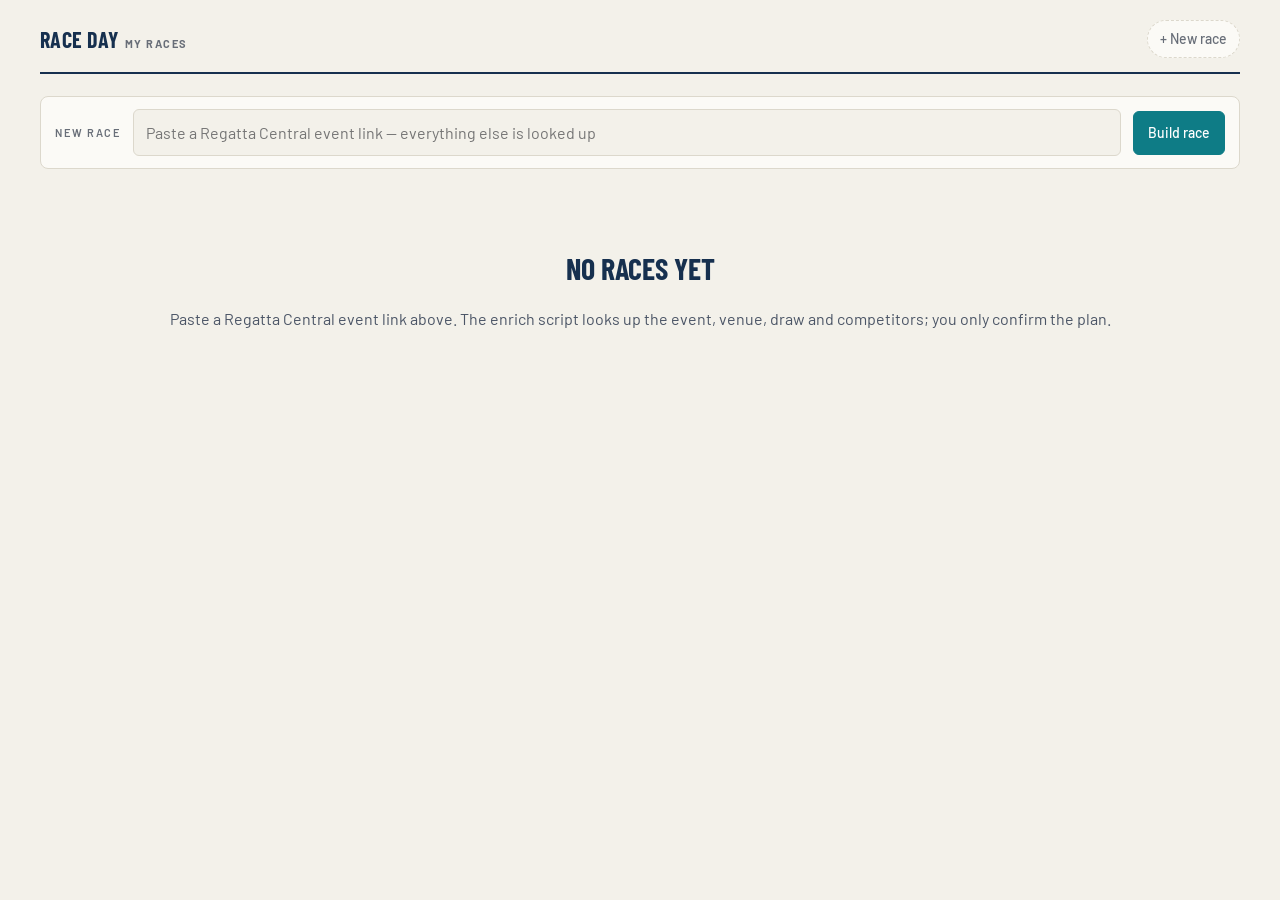
<file: index.html>
<!doctype html>
<html lang="en">
  <head>
    <meta charset="utf-8" />
    <meta name="viewport" content="width=device-width, initial-scale=1" />
    <meta name="robots" content="noindex, nofollow" />
    <meta name="color-scheme" content="light dark" />
    <meta name="description" content="Race-day countdown, plan and kit list." />
    <title>Race Day — my races</title>
    <link rel="preconnect" href="https://fonts.googleapis.com" />
    <link rel="preconnect" href="https://fonts.gstatic.com" crossorigin />
    <link
      rel="stylesheet"
      href="https://fonts.googleapis.com/css2?family=Barlow+Condensed:wght@600;700&family=Barlow:wght@400;500;600;700&family=IBM+Plex+Mono:wght@500&display=swap"
    />
    <link rel="stylesheet" href="/styles.css" />
  </head>
  <body class="mode-owner">
    <div class="wrap" id="app"></div>
    <script type="module" src="/src/owner.mjs"></script>
  </body>
</html>
</file>
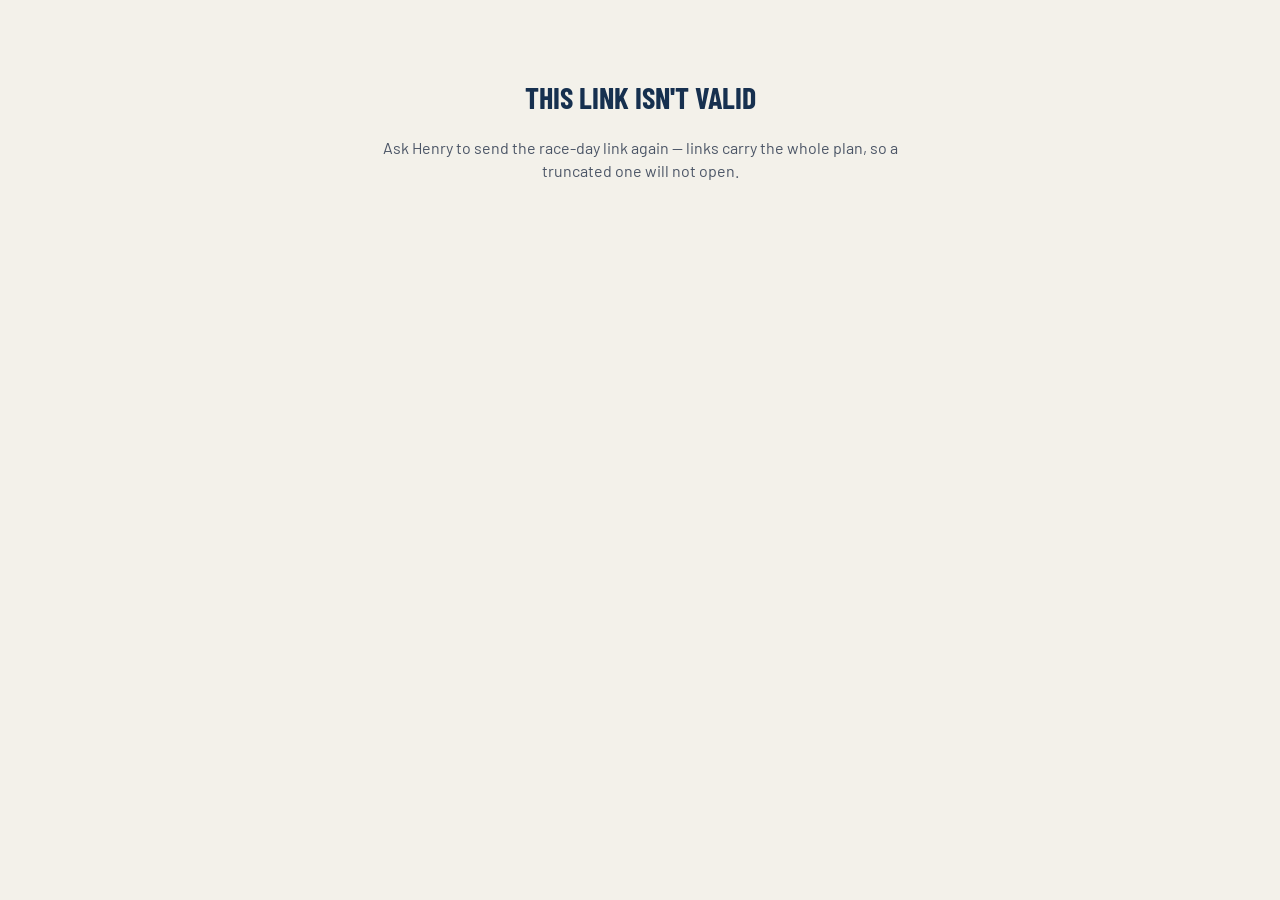
<file: r/index.html>
<!doctype html>
<html lang="en">
  <head>
    <meta charset="utf-8" />
    <meta name="viewport" content="width=device-width, initial-scale=1" />
    <meta name="robots" content="noindex, nofollow" />
    <meta name="color-scheme" content="light dark" />
    <meta name="description" content="Race-day countdown, plan and kit list." />
    <title>Race Day</title>
    <link rel="preconnect" href="https://fonts.googleapis.com" />
    <link rel="preconnect" href="https://fonts.gstatic.com" crossorigin />
    <link
      rel="stylesheet"
      href="https://fonts.googleapis.com/css2?family=Barlow+Condensed:wght@600;700&family=Barlow:wght@400;500;600;700&family=IBM+Plex+Mono:wght@500&display=swap"
    />
    <link rel="stylesheet" href="/styles.css" />
  </head>
  <body class="mode-crew">
    <div class="wrap" id="app"></div>
    <script type="module" src="/src/crew.mjs"></script>
  </body>
</html>
</file>
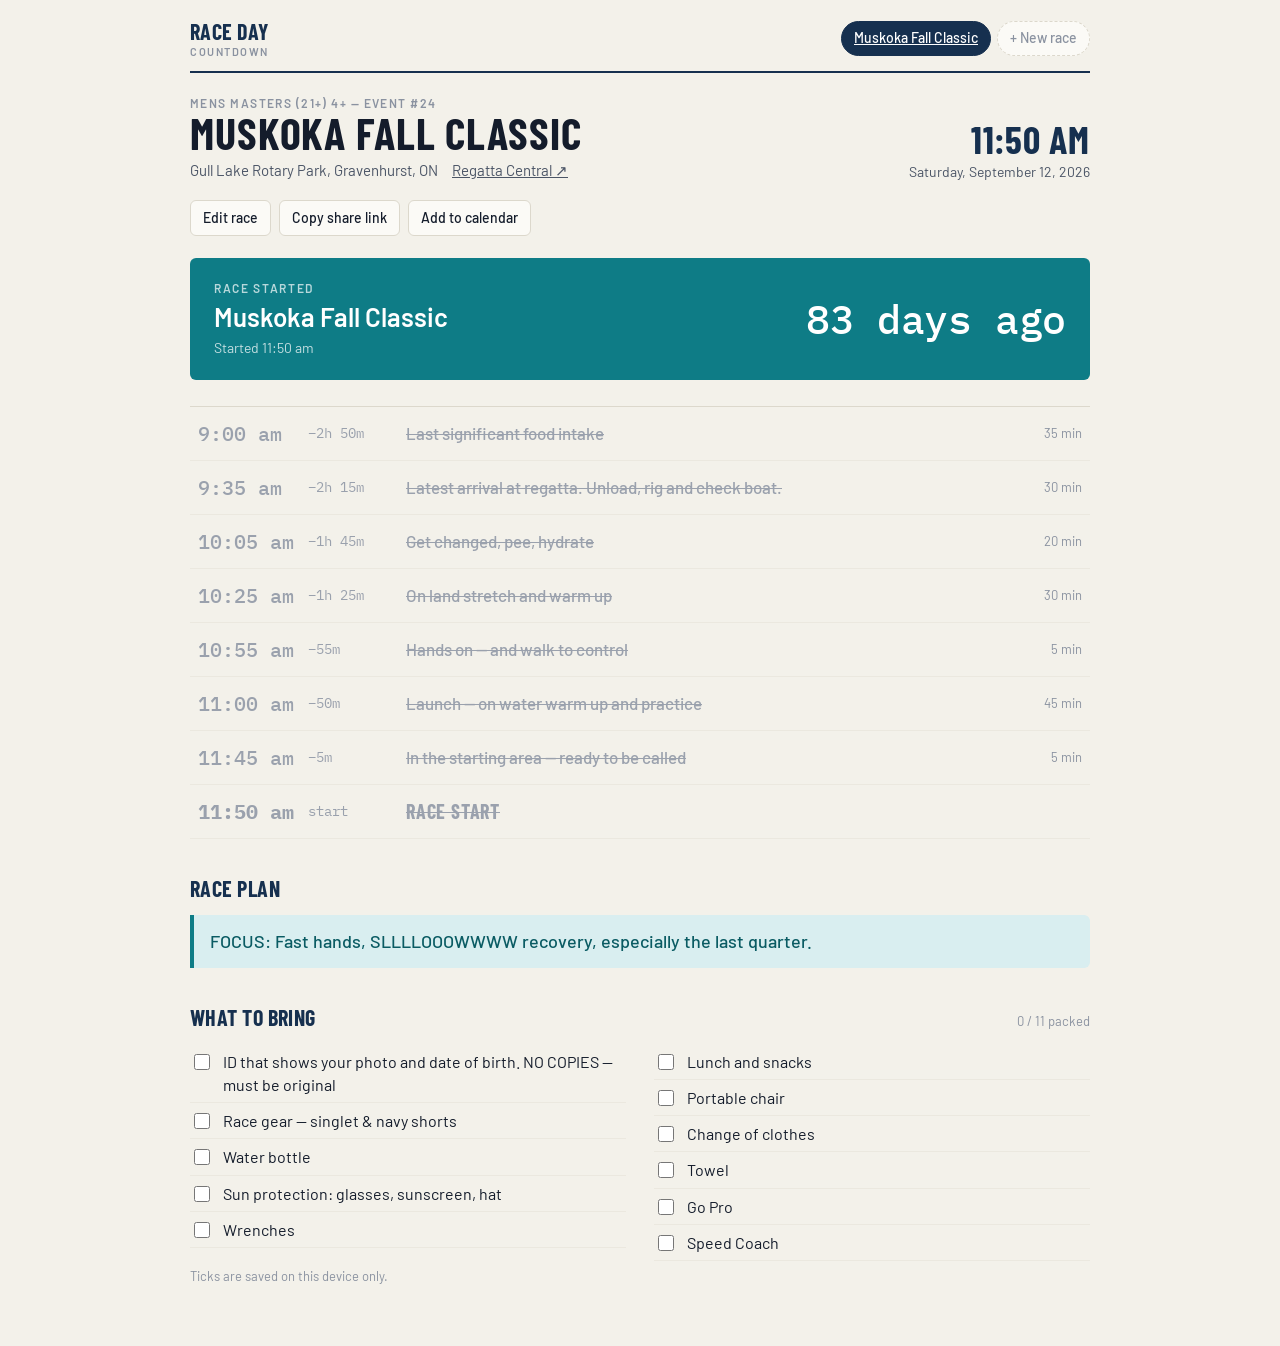
<file: reference/index.html>
<!doctype html>
<html lang="en">
<head>
<meta charset="utf-8">
<meta name="viewport" content="width=device-width, initial-scale=1">
<meta name="robots" content="noindex">
<title>Race Day Countdown</title>
<link rel="stylesheet" href="https://fonts.googleapis.com/css2?family=Barlow+Condensed:wght@500;600;700&family=Barlow:wght@400;500;600&family=IBM+Plex+Mono:wght@400;500&display=swap">
<link rel="stylesheet" href="styles.css">
</head>
<body>
<div id="app" class="wrap"></div>
<div id="toast" class="toast" role="status"></div>
<script id="state" type="application/json">{"races":[{"id":"muskoka-fall-classic-2026","name":"Muskoka Fall Classic","event":"Mens Masters (21+) 4+ — Event #24","venue":"Gull Lake Rotary Park, Gravenhurst, ON","raceAt":"2026-09-12T11:50","link":"https://www.regattacentral.com/v3/regatta/10552/event/14/competitors","preceding":"","focus":"FOCUS: Fast hands, SLLLLOOOWWWW recovery, especially the last quarter.","milestones":[{"label":"Last significant food intake","mins":35},{"label":"Latest arrival at regatta. Unload, rig and check boat.","mins":30},{"label":"Get changed, pee, hydrate","mins":20},{"label":"On land stretch and warm up","mins":30},{"label":"Hands on — and walk to control","mins":5},{"label":"Launch — on water warm up and practice","mins":45},{"label":"In the starting area — ready to be called","mins":5}],"bring":["ID that shows your photo and date of birth. NO COPIES — must be original","Race gear — singlet & navy shorts","Water bottle","Sun protection: glasses, sunscreen, hat","Wrenches","Lunch and snacks","Portable chair","Change of clothes","Towel","Go Pro","Speed Coach"]}],"template":{"milestones":[{"label":"Last significant food intake","mins":35},{"label":"Latest arrival at regatta. Unload, rig and check boat.","mins":30},{"label":"Get changed, pee, hydrate","mins":20},{"label":"On land stretch and warm up","mins":30},{"label":"Hands on — and walk to control","mins":5},{"label":"Launch — on water warm up and practice","mins":45},{"label":"In the starting area — ready to be called","mins":5}],"bring":["ID that shows your photo and date of birth. NO COPIES — must be original","Race gear — singlet & navy shorts","Water bottle","Sun protection: glasses, sunscreen, hat","Wrenches","Lunch and snacks","Portable chair","Change of clothes","Towel","Go Pro","Speed Coach"]}}</script>
<script src="app.js"></script>
</body>
</html>
</file>
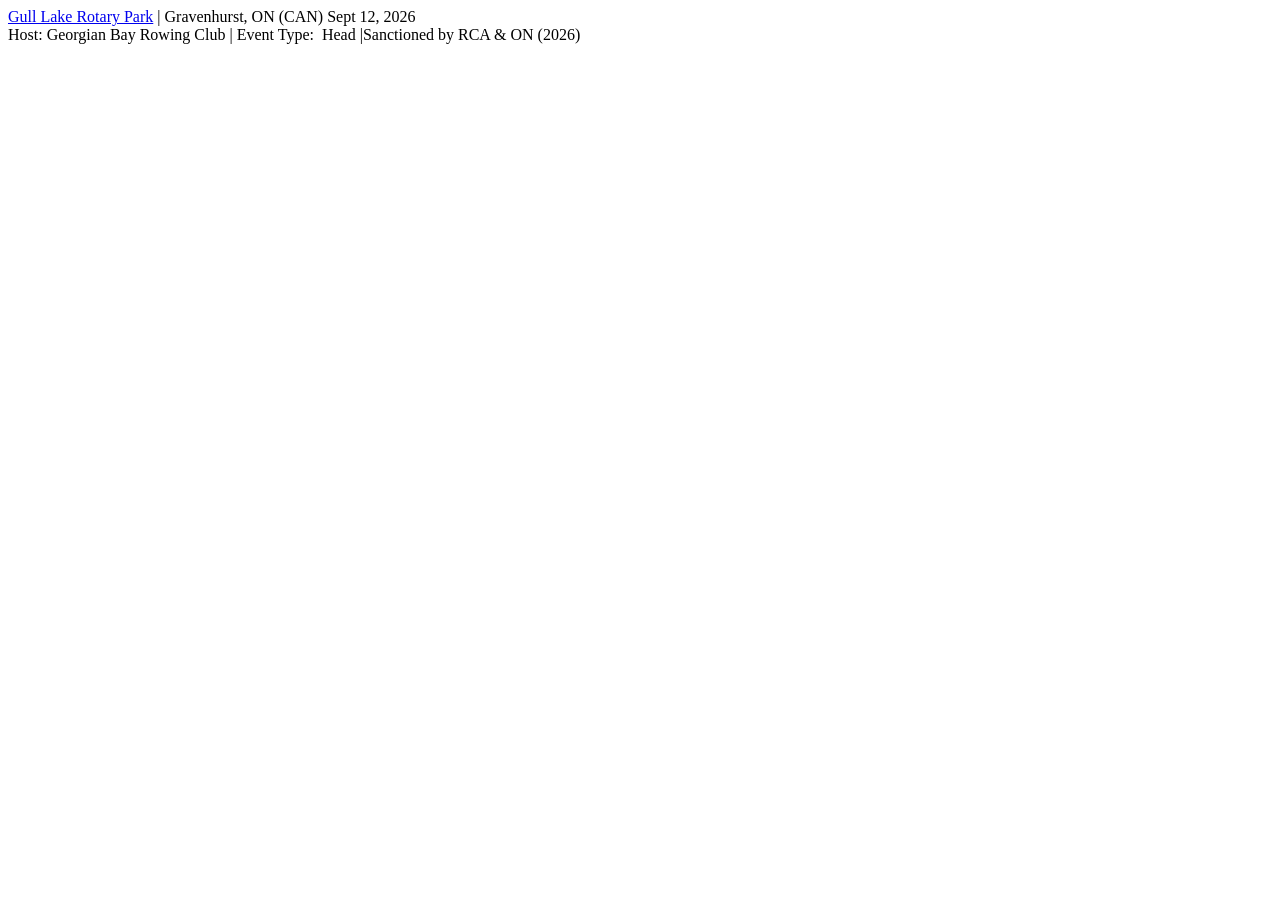
<file: test/fixtures/rc/overview.html>
<!doctype html><html><head><title>Muskoka Fall Classic | Overview - RegattaCentral</title></head><body><div class="rc-meta-container">
<div class="rc-regatta-meta mb-0">
<!-- Location/Venue: jobs.location, or resolved venue title when location blank -->
<span class="venue-name d-none d-lg-inline">
<span>
<a href="/venues/venue.jsp?venue_id=435">Gull Lake Rotary Park</a>
</span>
</span>
<span class="mx-1 text-muted d-none d-lg-inline">|</span>
<!-- City, State -->
<span class="d-none d-lg-inline" itemprop="location">
<span>Gravenhurst</span>,
<span> <span>ON</span></span>
(<span>CAN</span>)
</span>
<!-- Regatta Date -->
<span class="fw-bold">
<span itemprop="startDate">Sept 12, 2026</span>
</span>
</div>
<div class="rc-host-info">
<span class="rc-host-name">Host:&nbsp;<span>Georgian Bay Rowing Club</span></span>
<span class="d-none d-lg-inline">
<span class="mx-1 text-muted rc-host-separator">|</span>
Event Type:&nbsp; <span>Head</span>
</span>
<span class="d-none d-xl-inline mx-1 text-muted">|</span><span class="d-none d-xl-inline">Sanctioned by RCA &amp; ON (2026)</span>
</div>
</div></body></html>
</file>
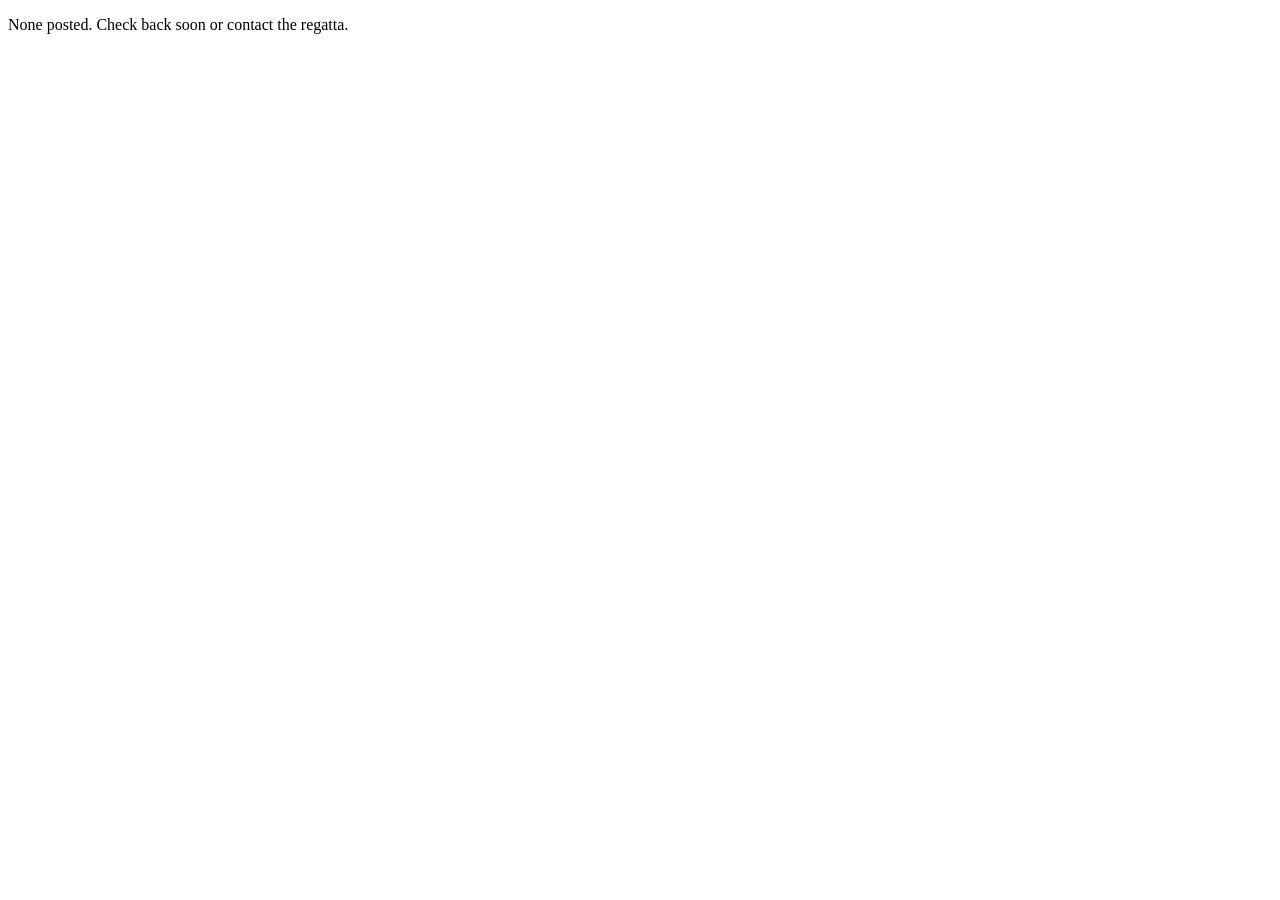
<file: test/fixtures/rc/results-list-9048.html>
<!doctype html><html><head><title>Muskoka Fall Classic | Results - RegattaCentral</title></head>
<body><div class="rc-main"><p>None posted. Check back soon or contact the regatta.</p></div></body></html>
</file>
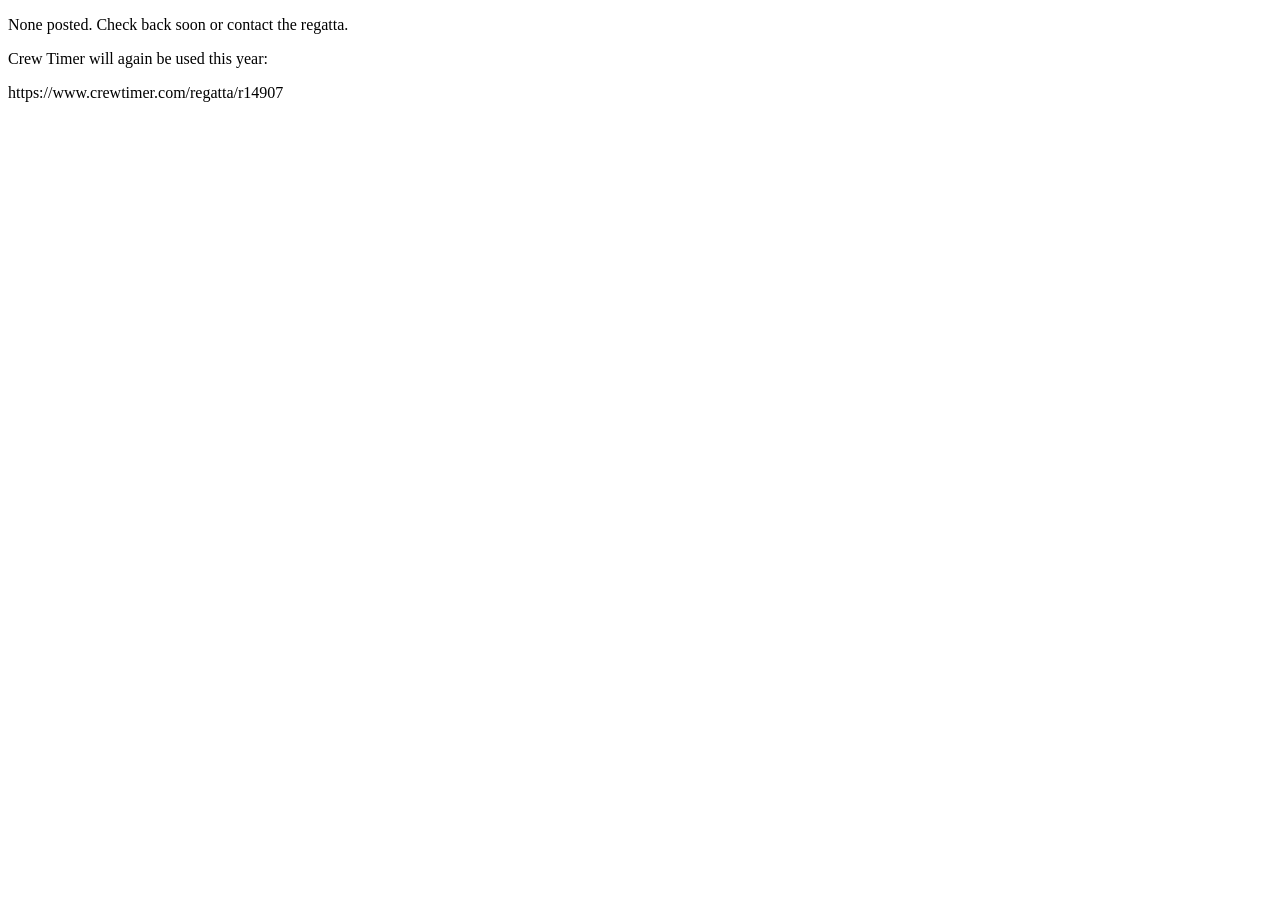
<file: test/fixtures/rc/results-list-9916.html>
<!doctype html><html><head><title>Muskoka Fall Classic | Results - RegattaCentral</title></head>
<body><div class="rc-main"><p>None posted. Check back soon or contact the regatta.</p>
<p>Crew Timer will again be used this year:</p>
<p>https://www.crewtimer.com/regatta/r14907</p></div></body></html>
</file>
<file: styles.css>
/* Race Day — one stylesheet for the crew view and the owner view.
   Palette and tokens from reference/styles.css; hierarchy from design/. */

:root {
  --bg: #f3f1ea;
  --panel: #fbfaf6;
  --ink: #141c2b;
  --ink-2: #4b5566;
  --ink-3: #686e78;
  --line: #dcd8cc;
  --line-2: #ebe8df;
  --navy: #16304f;
  --navy-ink: #ffffff;
  --accent: #0e7c86;
  --accent-soft: #d9eef0;
  --accent-ink: #0a5b63;
  --now: #b14a19;
  --now-soft: #fbe6da;
  --done: #686e78;
  --danger: #b3261e;
  /* Ink that sits on a filled accent/now surface — it flips with the theme,
     because those fills are dark in light mode and light in dark mode. */
  --on-accent: #ffffff;
  --on-now: #ffffff;

  /* The clock block is a dark panel in both themes, so it gets its own
     tokens rather than inheriting the inverting --navy pair. */
  --clock-bg: #16304f;
  --clock-ink: #ffffff;
  --clock-dim: rgba(255, 255, 255, 0.7);
  --clock-faint: rgba(255, 255, 255, 0.45);
  --clock-rule: rgba(255, 255, 255, 0.14);
  --clock-accent: #f08a55;
  --clock-racing: #0e7c86;

  --radius: 6px;
  --radius-lg: 8px;
  color-scheme: light;
}

@media (prefers-color-scheme: dark) {
  :root:not([data-theme='light']) {
    --bg: #0f1622;
    --panel: #161f2e;
    --ink: #eef0f3;
    --ink-2: #b4bcc9;
    --ink-3: #868f9e;
    --line: #2b3547;
    --line-2: #222b3b;
    --navy: #e6edf7;
    --navy-ink: #0f1622;
    --accent: #4fc0c9;
    --accent-soft: #12343a;
    --accent-ink: #8fdde3;
    --now: #f08a55;
    --now-soft: #3a2416;
    --done: #868f9e;
    --danger: #ff7b72;
    --on-accent: #0f1622;
    --on-now: #0f1622;

    --clock-bg: #14243a;
    --clock-ink: #f2f6fc;
    --clock-dim: rgba(242, 246, 252, 0.72);
    --clock-faint: rgba(242, 246, 252, 0.48);
    --clock-rule: rgba(242, 246, 252, 0.16);
    --clock-accent: #f6a26f;
    --clock-racing: #0c6b74;
    color-scheme: dark;
  }
}

:root[data-theme='dark'] {
  --bg: #0f1622;
  --panel: #161f2e;
  --ink: #eef0f3;
  --ink-2: #b4bcc9;
  --ink-3: #868f9e;
  --line: #2b3547;
  --line-2: #222b3b;
  --navy: #e6edf7;
  --navy-ink: #0f1622;
  --accent: #4fc0c9;
  --accent-soft: #12343a;
  --accent-ink: #8fdde3;
  --now: #f08a55;
  --now-soft: #3a2416;
  --done: #868f9e;
  --danger: #ff7b72;
  --on-accent: #0f1622;
  --on-now: #0f1622;

  --clock-bg: #14243a;
  --clock-ink: #f2f6fc;
  --clock-dim: rgba(242, 246, 252, 0.72);
  --clock-faint: rgba(242, 246, 252, 0.48);
  --clock-rule: rgba(242, 246, 252, 0.16);
  --clock-accent: #f6a26f;
  --clock-racing: #0c6b74;
  color-scheme: dark;
}

* {
  box-sizing: border-box;
}
html,
body {
  margin: 0;
}
[hidden] {
  display: none !important;
}

body {
  background: var(--bg);
  color: var(--ink);
  font-family: 'Barlow', 'Helvetica Neue', Arial, sans-serif;
  font-size: 16px;
  line-height: 1.45;
  -webkit-font-smoothing: antialiased;
  -webkit-text-size-adjust: 100%;
}

button,
input,
textarea,
select {
  font: inherit;
  color: inherit;
}
button {
  cursor: pointer;
}
a {
  color: var(--accent-ink);
}

.wrap {
  padding: 20px 16px 40px;
}
.mode-owner .wrap {
  max-width: 1240px;
  margin: 0 auto;
  padding: 20px 20px 56px;
}

.mono {
  font-family: 'IBM Plex Mono', ui-monospace, Menlo, Consolas, monospace;
  font-variant-numeric: tabular-nums;
}
.disp {
  font-family: 'Barlow Condensed', 'Arial Narrow', Arial, sans-serif;
  text-transform: uppercase;
  letter-spacing: 0.02em;
}
.cap {
  font-size: 11px;
  letter-spacing: 0.14em;
  text-transform: uppercase;
  font-weight: 600;
  color: var(--ink-3);
}
.sr {
  position: absolute;
  width: 1px;
  height: 1px;
  overflow: hidden;
  clip: rect(0 0 0 0);
  white-space: nowrap;
}

:focus-visible {
  outline: 2px solid var(--accent);
  outline-offset: 2px;
  border-radius: 3px;
}

/* --------------------------------------------------------------- owner bar */

.bar {
  display: flex;
  align-items: center;
  justify-content: space-between;
  gap: 16px;
  flex-wrap: wrap;
  padding-bottom: 14px;
  border-bottom: 2px solid var(--navy);
  margin-bottom: 22px;
}
.bar .brand {
  font-size: 22px;
  font-weight: 700;
  color: var(--navy);
  line-height: 1;
}
.bar .brand span {
  font-family: 'Barlow', sans-serif;
  font-size: 11px;
  letter-spacing: 0.14em;
  color: var(--ink-3);
  margin-left: 6px;
  text-transform: uppercase;
}
.pills {
  display: flex;
  gap: 6px;
  flex-wrap: wrap;
}
.pill {
  font-size: 14px;
  font-weight: 500;
  padding: 8px 12px;
  border-radius: 999px;
  background: var(--panel);
  border: 1px solid var(--line);
  color: var(--ink-2);
  text-decoration: none;
}
.pill[aria-current='true'] {
  background: var(--navy);
  border-color: var(--navy);
  color: var(--navy-ink);
}
.pill.add {
  border-style: dashed;
  color: var(--ink-3);
}

.btn {
  font-size: 14px;
  font-weight: 500;
  border: 1px solid var(--line);
  background: var(--panel);
  color: var(--ink);
  padding: 10px 14px;
  border-radius: var(--radius);
  text-decoration: none;
  display: inline-flex;
  align-items: center;
  gap: 6px;
  min-height: 44px;
  justify-content: center;
}
.btn.primary {
  background: var(--accent);
  border-color: var(--accent);
  color: var(--on-accent);
}
.btn.navy {
  background: var(--navy);
  border-color: var(--navy);
  color: var(--navy-ink);
}
.btn.danger {
  color: var(--danger);
}
.btn.small {
  min-height: 0;
  padding: 6px 10px;
  font-size: 13px;
}

/* new race from an RC link */
.newrace {
  display: flex;
  align-items: center;
  gap: 12px;
  flex-wrap: wrap;
  background: var(--panel);
  border: 1px solid var(--line);
  border-radius: var(--radius-lg);
  padding: 12px 14px;
  margin-bottom: 22px;
}
.newrace .cap {
  white-space: nowrap;
}
.newrace input {
  flex: 1 1 260px;
  min-width: 0;
  border: 1px solid var(--line);
  border-radius: var(--radius);
  padding: 11px 12px;
  background: var(--bg);
}
.callout {
  background: var(--panel);
  border: 1px solid var(--line);
  border-left: 4px solid var(--accent);
  border-radius: var(--radius);
  padding: 12px 14px;
  margin-bottom: 22px;
  font-size: 14px;
  color: var(--ink-2);
}
.callout p {
  margin: 0 0 8px;
}
.callout p:last-child {
  margin-bottom: 0;
}
.callout code,
.cmd {
  font-family: 'IBM Plex Mono', ui-monospace, Menlo, Consolas, monospace;
  font-size: 13px;
}
.cmd {
  display: block;
  width: 100%;
  background: var(--bg);
  border: 1px solid var(--line);
  border-radius: var(--radius);
  padding: 10px 12px;
  margin: 8px 0;
  overflow-x: auto;
  white-space: pre;
  color: var(--ink);
}

/* --------------------------------------------------------------- identity */

.identity {
  display: flex;
  flex-direction: column;
  gap: 6px;
}
.identity .when {
  color: var(--ink-3);
}
.identity h1 {
  font-family: 'Barlow Condensed', 'Arial Narrow', Arial, sans-serif;
  text-transform: uppercase;
  letter-spacing: 0.02em;
  font-size: 40px;
  line-height: 0.95;
  font-weight: 700;
  color: var(--navy);
  margin: 0;
  text-wrap: balance;
}
.identity .regatta {
  font-size: 16px;
  font-weight: 500;
  color: var(--ink-2);
}
.identity .venue {
  display: flex;
  align-items: center;
  gap: 8px;
  flex-wrap: wrap;
  margin-top: 4px;
  font-size: 14px;
  color: var(--ink-2);
}
.identity .venue svg {
  flex: none;
}
/* Small links in the identity block still need a thumb-sized hit area; the
   negative margin keeps the line looking as tight as the mockup. */
.identity .venue a,
.owner-links a {
  font-weight: 600;
  text-decoration: none;
  border-bottom: 1px solid var(--accent);
  color: var(--accent-ink);
  display: inline-block;
  padding: 11px 6px;
  margin: -11px -2px;
}
.owner-links {
  display: flex;
  gap: 16px;
  flex-wrap: wrap;
  font-size: 14px;
  margin-top: 2px;
}
.owner-links a {
  font-weight: 400;
  color: var(--ink-2);
  border-bottom-color: var(--line);
}
.stamps {
  display: flex;
  align-items: center;
  gap: 8px;
  flex-wrap: wrap;
  margin-top: 8px;
}
.stamp {
  font-size: 11px;
  color: var(--ink-3);
  letter-spacing: 0.08em;
  text-transform: uppercase;
  font-weight: 600;
}
.badge-late {
  font-size: 11px;
  color: var(--on-now);
  background: var(--now);
  padding: 3px 8px;
  border-radius: 999px;
  font-weight: 600;
  letter-spacing: 0.06em;
}

/* owner header: identity beside the controls */
.head {
  display: grid;
  gap: 20px;
  align-items: end;
  margin-bottom: 20px;
}
.head-side {
  display: flex;
  flex-direction: column;
  gap: 10px;
}
.head-side .row {
  display: flex;
  gap: 8px;
  flex-wrap: wrap;
}
.late {
  display: flex;
  align-items: center;
  gap: 8px;
  flex-wrap: wrap;
  font-size: 13px;
  color: var(--ink-2);
}
.late input {
  border: 1px solid var(--line);
  background: var(--panel);
  border-radius: var(--radius);
  padding: 8px 10px;
  width: 68px;
  text-align: right;
  color: var(--now);
  font-weight: 500;
  font-family: 'IBM Plex Mono', ui-monospace, Menlo, Consolas, monospace;
}

/* ------------------------------------------------------------------ clock */

.clock {
  margin-top: 18px;
  background: var(--clock-bg);
  color: var(--clock-ink);
  border-radius: var(--radius-lg);
  padding: 18px 18px 16px;
  display: flex;
  flex-direction: column;
  gap: 14px;
}
.clock.is-racing {
  background: var(--clock-racing);
}
.clock .cap {
  color: var(--clock-dim);
}
.clock .next .cap {
  color: var(--clock-accent);
}
.clock.is-racing .next .cap {
  color: rgba(255, 255, 255, 0.85);
}
.clock a {
  color: var(--clock-ink);
}
.clock .next {
  display: flex;
  flex-direction: column;
  gap: 2px;
}
.clock .next-label {
  font-size: 22px;
  font-weight: 600;
  line-height: 1.15;
  text-wrap: balance;
}
.clock .next-at {
  display: flex;
  align-items: baseline;
  gap: 10px;
  flex-wrap: wrap;
}
.clock .next-at .at {
  font-size: 16px;
  opacity: 0.8;
}
.clock .next-at .in {
  font-size: 16px;
  color: var(--clock-accent);
}
.clock .next-now {
  font-size: 13px;
  opacity: 0.72;
  margin-top: 4px;
}
.clock .rule {
  height: 1px;
  background: var(--clock-rule);
}
.clock .cells {
  display: grid;
  grid-template-columns: repeat(2, minmax(0, 1fr));
  gap: 12px;
  align-items: end;
}
.cell {
  display: flex;
  flex-direction: column;
  gap: 2px;
  min-width: 0;
}
.cell.right {
  align-items: flex-end;
  text-align: right;
}
.cell .big {
  font-size: 54px;
  line-height: 1;
  font-weight: 500;
  letter-spacing: -0.02em;
}
.cell .mid {
  font-size: 30px;
  line-height: 1;
  font-weight: 500;
  opacity: 0.9;
}
.cell .at {
  font-size: 13px;
  opacity: 0.7;
}
.cell.is-quiet .cap {
  color: var(--clock-faint);
}
/* The day-before state shows "14h 02m" rather than a ticking clock: longer
   strings, so the mockup drops a size. */
.clock.is-coarse .cell .big {
  font-size: 34px;
}
.clock.is-coarse .cell .mid {
  font-size: 22px;
}
.chip {
  display: inline-flex;
  align-items: center;
  gap: 6px;
  font-size: 13px;
  opacity: 0.75;
  border: 1px solid var(--clock-rule);
  border-radius: 999px;
  padding: 5px 10px;
  margin-top: 2px;
}
.chip svg {
  flex: none;
}
.clock .results {
  font-size: 13px;
  font-weight: 600;
  text-decoration: none;
  border-bottom: 1px solid rgba(255, 255, 255, 0.6);
  display: inline-block;
  padding: 11px 4px;
  margin: -11px 0;
}
.no-time {
  margin-top: 18px;
  background: var(--panel);
  border: 1px solid var(--line);
  border-left: 4px solid var(--now);
  border-radius: var(--radius);
  padding: 14px 16px;
  font-size: 16px;
  color: var(--ink-2);
}

/* --------------------------------------------------------------- timeline */

.tl {
  margin-top: 22px;
  border-top: 1px solid var(--line);
  list-style: none;
  margin-left: 0;
  padding: 0;
}
.tl-row {
  display: grid;
  grid-template-columns: 78px 1fr auto;
  gap: 2px 12px;
  align-items: center;
  padding: 10px 8px;
  border-bottom: 1px solid var(--line-2);
  color: var(--ink);
}
.tl-row .t {
  font-size: 16px;
}
.tl-row .tminus {
  display: none;
  font-size: 13px;
  color: var(--ink-3);
}
.tl-row .what {
  font-size: 15px;
  min-width: 0;
}
.tl-row .dur {
  font-size: 12px;
  color: var(--ink-3);
  white-space: nowrap;
}

.tl-row.is-past {
  color: var(--done);
}
.tl-row.is-past .tminus,
.tl-row.is-past .dur {
  color: var(--done);
}
.tl-row.is-past .what {
  text-decoration: line-through;
}

.tl-row.is-now {
  background: var(--now-soft);
  border-radius: var(--radius);
  border-bottom-color: transparent;
  box-shadow: inset 4px 0 0 var(--now);
  margin: 2px 0;
  padding: 10px 12px;
  color: var(--now);
}
.tl-row.is-now .t {
  font-weight: 500;
}
.tl-row.is-now .what {
  font-weight: 600;
}
.tl-row.is-now .tminus,
.tl-row.is-now .dur {
  color: var(--now);
}

.tl-row.is-handson {
  color: var(--navy);
}
.tl-row.is-handson .t {
  font-weight: 700;
}
.tl-row.is-handson .what {
  font-family: 'Barlow Condensed', 'Arial Narrow', Arial, sans-serif;
  text-transform: uppercase;
  letter-spacing: 0.02em;
  font-size: 18px;
  font-weight: 700;
}
.tl-row.is-race {
  color: var(--navy);
  padding: 12px 8px;
  border-bottom: 1px solid var(--line);
}
.tl-row.is-race .t {
  font-weight: 700;
}
.tl-row.is-race .what {
  font-family: 'Barlow Condensed', 'Arial Narrow', Arial, sans-serif;
  text-transform: uppercase;
  letter-spacing: 0.02em;
  font-size: 20px;
  font-weight: 700;
}
.tl-row.is-past.is-handson,
.tl-row.is-past.is-race {
  color: var(--done);
}

/* --------------------------------------------------------------- sections */

.sec {
  margin-top: 26px;
}
.sec-head {
  display: flex;
  align-items: baseline;
  justify-content: space-between;
  gap: 12px;
  margin-bottom: 8px;
}
.sec h2 {
  font-family: 'Barlow Condensed', 'Arial Narrow', Arial, sans-serif;
  text-transform: uppercase;
  letter-spacing: 0.02em;
  font-size: 20px;
  font-weight: 700;
  color: var(--navy);
  margin: 0;
}
.sec-note {
  font-size: 11px;
  color: var(--ink-3);
}

.plan-body {
  background: var(--accent-soft);
  color: var(--accent-ink);
  padding: 14px 16px;
  border-radius: var(--radius);
  font-size: 17px;
  font-weight: 500;
  line-height: 1.4;
  white-space: pre-wrap;
}

/* ------------------------------------------------------------------ intel */

.cards {
  display: grid;
  grid-template-columns: repeat(auto-fit, minmax(150px, 1fr));
  gap: 10px;
  margin-bottom: 10px;
}
.card {
  background: var(--panel);
  border: 1px solid var(--line);
  border-radius: var(--radius);
  padding: 12px 14px;
  display: flex;
  flex-direction: column;
  gap: 4px;
  min-width: 0;
}
.card .head-line {
  font-size: 15px;
  font-weight: 600;
  color: var(--ink);
}
.card .sub {
  font-size: 13px;
  color: var(--ink-2);
}
.card .digit {
  font-family: 'Barlow Condensed', 'Arial Narrow', Arial, sans-serif;
  font-size: 34px;
  line-height: 1;
  font-weight: 700;
  color: var(--navy);
}
.card.wide {
  grid-column: 1 / -1;
  gap: 10px;
}
.card .summary {
  font-size: 14px;
  line-height: 1.45;
  color: var(--ink-2);
}
.comp {
  border-top: 1px solid var(--line-2);
}
.comp-row {
  display: grid;
  grid-template-columns: 28px 1fr 24px 92px;
  gap: 8px;
  align-items: center;
  padding: 8px 0;
  border-bottom: 1px solid var(--line-2);
}
.comp-row:last-child {
  border-bottom: 0;
}
.comp-row .pos {
  font-size: 13px;
  color: var(--ink-3);
}
.comp-row .club {
  font-size: 14px;
  font-weight: 500;
  min-width: 0;
}
.comp-row .club small {
  display: block;
  font-size: 12px;
  font-weight: 400;
  color: var(--ink-3);
}
.comp-row .agecat {
  font-size: 12px;
  color: var(--ink-3);
}
.comp-row .best {
  font-size: 13px;
  text-align: right;
  white-space: nowrap;
}
.comp-row.is-us {
  background: var(--accent-soft);
  color: var(--accent-ink);
  margin: 0 -14px;
  padding-left: 14px;
  padding-right: 14px;
}
.comp-row.is-us .pos,
.comp-row.is-us .agecat,
.comp-row.is-us .best {
  color: var(--accent-ink);
}
.comp-row.is-us .pos {
  font-weight: 500;
}
.comp-row.is-us .club {
  font-weight: 600;
}
.foot-note {
  font-size: 11px;
  color: var(--ink-3);
}

/* -------------------------------------------------------------------- kit */

.kit {
  display: flex;
  flex-direction: column;
  list-style: none;
  margin: 0;
  padding: 0;
}
.kit-row {
  border-bottom: 1px solid var(--line-2);
}
.kit-row:last-child {
  border-bottom: 0;
}
.kit-row label {
  display: flex;
  gap: 10px;
  align-items: center;
  cursor: pointer;
  min-height: 44px;
  padding: 4px 0;
}
.kit-row input {
  width: 18px;
  height: 18px;
  flex: none;
  accent-color: var(--accent);
  margin: 0;
}
.kit-row span {
  font-size: 15px;
}
.kit-row input:checked + span {
  color: var(--ink-3);
  text-decoration: line-through;
}
.kit-note {
  font-size: 12px;
  color: var(--ink-3);
  margin-top: 8px;
}

/* ----------------------------------------------------------------- footer */

.foot {
  margin-top: 26px;
  display: flex;
  gap: 10px;
  align-items: center;
  justify-content: space-between;
  flex-wrap: wrap;
  border-top: 2px solid var(--navy);
  padding-top: 14px;
}
.foot .by {
  font-size: 12px;
  color: var(--ink-3);
}
.foot .acts {
  display: flex;
  gap: 8px;
  flex-wrap: wrap;
}

/* ------------------------------------------------------------------ misc */

.empty {
  padding: 56px 8px;
  text-align: center;
  color: var(--ink-2);
}
.empty h1 {
  font-family: 'Barlow Condensed', 'Arial Narrow', Arial, sans-serif;
  text-transform: uppercase;
  font-size: 30px;
  color: var(--navy);
  margin: 0 0 8px;
}
.toast {
  position: fixed;
  left: 50%;
  bottom: 20px;
  transform: translateX(-50%);
  background: var(--ink);
  color: var(--bg);
  padding: 10px 16px;
  border-radius: 999px;
  font-size: 14px;
  opacity: 0;
  transition: opacity 0.2s;
  pointer-events: none;
  z-index: 20;
  max-width: calc(100% - 32px);
  text-align: center;
}
.toast.show {
  opacity: 1;
}

/* ----------------------------------------------------------------- editor */

.editor {
  background: var(--panel);
  border: 1px solid var(--line);
  border-radius: var(--radius-lg);
  padding: 18px;
  margin-bottom: 24px;
}
.editor h2 {
  font-family: 'Barlow Condensed', 'Arial Narrow', Arial, sans-serif;
  text-transform: uppercase;
  font-size: 24px;
  color: var(--navy);
  margin: 0 0 14px;
}
.grid {
  display: grid;
  grid-template-columns: 1fr;
  gap: 12px 16px;
}
.grid .full {
  grid-column: 1 / -1;
}
.field {
  display: flex;
  flex-direction: column;
  gap: 4px;
  min-width: 0;
}
.field label {
  font-size: 12px;
  letter-spacing: 0.08em;
  text-transform: uppercase;
  color: var(--ink-3);
  font-weight: 600;
}
.field input,
.field textarea,
.field select {
  border: 1px solid var(--line);
  border-radius: 4px;
  padding: 10px;
  background: var(--bg);
  width: 100%;
}
.field textarea {
  min-height: 80px;
  resize: vertical;
}
.subhead {
  margin: 22px 0 6px;
}
.ms {
  width: 100%;
  border-collapse: collapse;
}
.ms th {
  text-align: left;
  font-size: 11px;
  letter-spacing: 0.1em;
  text-transform: uppercase;
  color: var(--ink-3);
  font-weight: 600;
  padding: 4px 6px;
}
.ms td {
  padding: 5px 6px;
  vertical-align: middle;
}
.ms input[type='text'] {
  border: 1px solid var(--line);
  border-radius: 4px;
  padding: 8px;
  background: var(--bg);
  width: 100%;
  min-width: 120px;
}
.ms input.n {
  border: 1px solid var(--line);
  border-radius: 4px;
  padding: 8px;
  background: var(--bg);
  width: 72px;
  text-align: right;
  font-family: 'IBM Plex Mono', ui-monospace, Menlo, Consolas, monospace;
}
.ms .at {
  color: var(--ink-3);
  font-size: 13px;
  white-space: nowrap;
}
.ms .ctl {
  white-space: nowrap;
}
.ms .ctl button {
  border: 1px solid var(--line);
  background: transparent;
  border-radius: 4px;
  padding: 6px 9px;
  font-size: 13px;
  color: var(--ink-2);
  min-width: 32px;
}
.ms .hands input {
  accent-color: var(--accent);
}
.ms tr.fixed td {
  color: var(--ink-3);
  font-style: italic;
}
.hint {
  font-size: 13px;
  color: var(--ink-3);
  margin-top: 6px;
}
.ed-actions {
  display: flex;
  gap: 8px;
  justify-content: space-between;
  flex-wrap: wrap;
  margin-top: 18px;
  padding-top: 14px;
  border-top: 1px solid var(--line-2);
}
.ed-actions div {
  display: flex;
  gap: 8px;
  flex-wrap: wrap;
}

/* ------------------------------------------------------------ wide layout */

@media (min-width: 700px) {
  .tl-row {
    grid-template-columns: 90px 70px 1fr auto;
    gap: 12px;
    padding: 11px 8px;
  }
  .tl-row.is-now {
    padding: 11px 12px;
  }
  .tl-row.is-race {
    padding: 13px 8px;
  }
  .tl-row .tminus {
    display: block;
  }
  .tl-row .t {
    font-size: 17px;
  }
  .tl-row .what {
    font-size: 16px;
  }
  .tl-row.is-handson .what {
    font-size: 19px;
  }
  .tl-row.is-race .what {
    font-size: 21px;
  }
  .grid {
    grid-template-columns: 1fr 1fr;
  }
  .kit {
    display: block;
    columns: 2;
    column-gap: 28px;
  }
  .kit-row {
    break-inside: avoid;
  }
}

@media (min-width: 900px) {
  .mode-owner .head {
    grid-template-columns: 1fr auto;
  }
  .mode-owner .head-side {
    align-items: flex-end;
  }
  .mode-owner .identity h1 {
    font-size: 52px;
  }
  .mode-owner .identity .regatta {
    font-size: 17px;
  }
  .mode-owner .clock {
    display: grid;
    grid-template-columns: 1.3fr 1fr 1fr;
    gap: 28px;
    align-items: center;
    padding: 22px 26px;
  }
  .mode-owner .clock .next {
    border-right: 1px solid var(--clock-rule);
    padding-right: 24px;
    gap: 4px;
  }
  .mode-owner .clock .next-label {
    font-size: 26px;
  }
  .mode-owner .clock .next-at .at,
  .mode-owner .clock .next-at .in {
    font-size: 18px;
  }
  .mode-owner .clock .rule {
    display: none;
  }
  .mode-owner .clock .cells {
    display: contents;
  }
  .mode-owner .cell.right {
    align-items: flex-start;
    text-align: left;
  }
  .mode-owner .cell .big {
    font-size: 72px;
  }
  .mode-owner .cell .mid {
    font-size: 40px;
  }
  .mode-owner .clock.is-coarse .cell .big {
    font-size: 48px;
  }
  .mode-owner .clock.is-coarse .cell .mid {
    font-size: 30px;
  }
  .mode-owner .cols {
    display: grid;
    grid-template-columns: 1.1fr 1fr;
    gap: 32px;
    align-items: start;
  }
  .mode-owner .cols .tl {
    margin-top: 0;
  }
  .mode-owner .cols .col-side {
    margin-top: 0;
  }
  .mode-owner .cols .col-side .sec:first-child {
    margin-top: 0;
  }
  .mode-owner .kit {
    columns: 3;
  }
}

/* Crew view stays one narrow column even on a laptop: it is a briefing. */
@media (min-width: 620px) {
  .mode-crew .wrap {
    max-width: 620px;
    margin: 0 auto;
  }
}

@media (prefers-reduced-motion: reduce) {
  .toast {
    transition: none;
  }
  * {
    scroll-behavior: auto !important;
  }
}

/* ------------------------------------------------------------------ print */

@media print {
  :root {
    --bg: #fff;
    --panel: #fff;
  }
  body {
    background: #fff;
    color: #000;
    font-size: 11pt;
  }
  .wrap,
  .mode-owner .wrap {
    padding: 0;
    max-width: none;
  }
  .bar,
  .newrace,
  .callout,
  .clock,
  .no-time,
  .head-side,
  .sec.intel,
  .sec.kit,
  .foot,
  .toast,
  .editor,
  .stamps .badge-late {
    display: none !important;
  }
  .mode-owner .cols {
    display: block;
  }
  .identity h1 {
    font-size: 26pt;
    color: #000;
  }
  .tl {
    margin-top: 12pt;
    break-inside: avoid;
  }
  .tl-row {
    padding: 4pt 0;
    grid-template-columns: 70pt 55pt 1fr auto;
    break-inside: avoid;
  }
  .tl-row .tminus {
    display: block;
  }
  .tl-row.is-now {
    background: none;
    box-shadow: none;
    color: #000;
    border-bottom: 1px solid #999;
  }
  .tl-row.is-past {
    color: #666;
  }
  .sec.plan {
    margin-top: 14pt;
    break-inside: avoid;
  }
  .plan-body {
    background: none;
    color: #000;
    border-left: 2pt solid #000;
    padding: 6pt 10pt;
    font-size: 12pt;
  }
  .sec h2 {
    color: #000;
  }
}
</file>
<file: reference/styles.css>
:root{
  --bg:#f3f1ea; --panel:#fbfaf6; --ink:#141c2b; --ink-2:#4b5566; --ink-3:#8a92a0;
  --line:#dcd8cc; --line-2:#ebe8df;
  --navy:#16304f; --navy-ink:#ffffff;
  --accent:#0e7c86; --accent-soft:#d9eef0; --accent-ink:#0a5b63;
  --now:#c9541c; --now-soft:#fbe6da;
  --done:#9aa1ad;
  --danger:#b3261e;
  --radius:6px;
  color-scheme:light;
}
@media (prefers-color-scheme: dark){
  :root:not([data-theme="light"]){
    --bg:#0f1622; --panel:#161f2e; --ink:#eef0f3; --ink-2:#b4bcc9; --ink-3:#7c8595;
    --line:#2b3547; --line-2:#222b3b;
    --navy:#e6edf7; --navy-ink:#0f1622;
    --accent:#4fc0c9; --accent-soft:#12343a; --accent-ink:#8fdde3;
    --now:#f08a55; --now-soft:#3a2416;
    --done:#5d6675;
    --danger:#ff7b72;
    color-scheme:dark;
  }
}
:root[data-theme="dark"]{
  --bg:#0f1622; --panel:#161f2e; --ink:#eef0f3; --ink-2:#b4bcc9; --ink-3:#7c8595;
  --line:#2b3547; --line-2:#222b3b;
  --navy:#e6edf7; --navy-ink:#0f1622;
  --accent:#4fc0c9; --accent-soft:#12343a; --accent-ink:#8fdde3;
  --now:#f08a55; --now-soft:#3a2416;
  --done:#5d6675;
  --danger:#ff7b72;
  color-scheme:dark;
}
*{box-sizing:border-box}
html,body{margin:0}
[hidden]{display:none!important}
body{
  background:var(--bg); color:var(--ink);
  font-family:"Barlow","Helvetica Neue",Arial,sans-serif; font-size:16px; line-height:1.45;
  padding-inline:20px; padding-block:20px 60px;
  -webkit-font-smoothing:antialiased;
}
button,input,textarea,select{font:inherit;color:inherit}
button{cursor:pointer}
a{color:var(--accent-ink)}
.wrap{max-width:900px;margin:0 auto}
.mono{font-family:"IBM Plex Mono",ui-monospace,Menlo,Consolas,monospace;font-variant-numeric:tabular-nums}
.disp{font-family:"Barlow Condensed","Arial Narrow",Arial,sans-serif;text-transform:uppercase;letter-spacing:.02em}
.eyebrow{font-size:12px;letter-spacing:.12em;text-transform:uppercase;color:var(--ink-3);font-weight:600}

/* top bar */
.top{display:flex;align-items:center;justify-content:space-between;gap:12px;flex-wrap:wrap;padding-bottom:14px;border-bottom:2px solid var(--navy);margin-bottom:22px}
.brand{font-size:22px;font-weight:700;line-height:1;color:var(--navy)}
.brand small{display:block;font-size:11px;letter-spacing:.14em;color:var(--ink-3);margin-top:4px;font-family:"Barlow",sans-serif;font-weight:600}
.races{display:flex;gap:6px;flex-wrap:wrap}
.tab{border:1px solid var(--line);background:var(--panel);border-radius:999px;padding:6px 12px;font-size:14px;font-weight:500;color:var(--ink-2)}
.tab[aria-current="page"]{background:var(--navy);color:var(--navy-ink);border-color:var(--navy)}
.tab.add{border-style:dashed;color:var(--ink-3)}
.btn{border:1px solid var(--line);background:var(--panel);border-radius:var(--radius);padding:7px 12px;font-size:14px;font-weight:500}
.btn.primary{background:var(--accent);border-color:var(--accent);color:#fff}
.btn.danger{color:var(--danger)}
.btn.small{padding:4px 8px;font-size:13px}
.btn:focus-visible,.tab:focus-visible,input:focus-visible,textarea:focus-visible{outline:2px solid var(--accent);outline-offset:2px}

/* race header */
.head{display:grid;grid-template-columns:1fr auto;gap:16px;align-items:end;margin-bottom:18px}
.head h1{font-size:44px;line-height:.95;margin:0 0 6px;font-weight:700;text-wrap:balance}
.meta{color:var(--ink-2);font-size:15px;display:flex;flex-wrap:wrap;gap:4px 14px}
.meta a{color:var(--ink-2)}
.racetime{text-align:right}
.racetime .t{font-size:38px;line-height:1;font-weight:700;color:var(--navy)}
.racetime .d{font-size:14px;color:var(--ink-2);margin-top:4px}
.actions{display:flex;gap:8px;flex-wrap:wrap;margin-bottom:22px}

/* hero countdown */
.hero{background:var(--navy);color:var(--navy-ink);border-radius:var(--radius);padding:22px 24px;display:grid;grid-template-columns:1fr auto;gap:12px 24px;align-items:center;margin-bottom:26px}
.hero .lbl{font-size:12px;letter-spacing:.14em;text-transform:uppercase;opacity:.7;font-weight:600}
.hero .what{font-size:26px;font-weight:600;line-height:1.15;margin-top:4px;text-wrap:balance}
.hero .sub{font-size:14px;opacity:.75;margin-top:6px}
.hero .big{font-size:64px;line-height:1;font-weight:500;text-align:right;letter-spacing:-.01em}
.hero .big small{font-size:18px;opacity:.7;margin-left:4px}
.hero.after{background:var(--accent)}
.hero.after .big{font-size:40px}

/* timeline */
.tl{list-style:none;margin:0;padding:0;border-top:1px solid var(--line)}
.tl li{display:grid;grid-template-columns:96px 84px 1fr auto;gap:0 14px;align-items:center;padding:12px 8px;border-bottom:1px solid var(--line-2);position:relative}
.tl .clock{font-size:20px;font-weight:500;white-space:nowrap}
.tl .tm{font-size:14px;color:var(--ink-3)}
.tl .lab{font-size:17px;font-weight:500}
.tl .dur{font-size:13px;color:var(--ink-3);white-space:nowrap}
.tl li.done{color:var(--done)}
.tl li.done .clock,.tl li.done .lab,.tl li.done .tm{color:var(--done)}
.tl li.done .lab{text-decoration:line-through;text-decoration-thickness:1px}
.tl li.now{background:var(--now-soft);border-radius:var(--radius);border-bottom-color:transparent;margin:2px -8px;padding-inline:16px}
.tl li.now::before{content:"";position:absolute;left:0;top:8px;bottom:8px;width:4px;background:var(--now);border-radius:2px}
.tl li.now .clock,.tl li.now .lab{color:var(--now)}
.tl li.race .clock,.tl li.race .lab{font-weight:700;color:var(--navy)}
.tl li.race.done .clock,.tl li.race.done .lab{color:var(--done)}
.tl li.race .lab{text-transform:uppercase;font-family:"Barlow Condensed",sans-serif;letter-spacing:.04em;font-size:20px}

/* sections */
.sec{margin-top:34px}
.sec h2{font-size:22px;margin:0 0 10px;font-weight:700;color:var(--navy)}
.focus{background:var(--accent-soft);color:var(--accent-ink);border-left:4px solid var(--accent);padding:14px 16px;border-radius:0 var(--radius) var(--radius) 0;font-size:18px;font-weight:500;white-space:pre-wrap;line-height:1.4}
.bring{list-style:none;margin:0;padding:0;columns:2;column-gap:28px}
.bring li{break-inside:avoid;padding:6px 0;border-bottom:1px solid var(--line-2)}
.bring label{display:flex;gap:10px;align-items:flex-start;cursor:pointer}
.bring input{margin-top:4px;accent-color:var(--accent);width:16px;height:16px;flex:none}
.bring .ck{text-decoration:line-through;color:var(--ink-3)}
.bring-head{display:flex;justify-content:space-between;align-items:baseline;gap:12px}
.bring-head .cnt{font-size:13px;color:var(--ink-3)}

/* editor */
.editor{background:var(--panel);border:1px solid var(--line);border-radius:var(--radius);padding:20px;margin-bottom:26px}
.editor h2{margin:0 0 14px;font-size:24px;color:var(--navy)}
.grid{display:grid;grid-template-columns:1fr 1fr;gap:12px 16px}
.grid .full{grid-column:1/-1}
.field{display:flex;flex-direction:column;gap:4px}
.field label{font-size:12px;letter-spacing:.08em;text-transform:uppercase;color:var(--ink-3);font-weight:600}
.field input,.field textarea{border:1px solid var(--line);border-radius:4px;padding:8px 10px;background:var(--bg);width:100%}
.field textarea{min-height:70px;resize:vertical}
.ms{width:100%;border-collapse:collapse;margin-top:6px}
.ms th{text-align:left;font-size:12px;letter-spacing:.08em;text-transform:uppercase;color:var(--ink-3);font-weight:600;padding:4px 6px}
.ms td{padding:4px 6px;vertical-align:middle}
.ms input{border:1px solid var(--line);border-radius:4px;padding:6px 8px;background:var(--bg);width:100%}
.ms input.n{width:72px;text-align:right}
.ms .h{color:var(--ink-3);font-size:13px;white-space:nowrap}
.ms .ctl{white-space:nowrap}
.ms .ctl button{border:1px solid var(--line);background:transparent;border-radius:4px;padding:2px 7px;font-size:13px;color:var(--ink-2)}
.ms tr.fixed td{color:var(--ink-3);font-style:italic}
.hint{font-size:13px;color:var(--ink-3);margin-top:6px}
.ed-actions{display:flex;gap:8px;justify-content:space-between;flex-wrap:wrap;margin-top:18px;padding-top:14px;border-top:1px solid var(--line-2)}
.ed-actions div{display:flex;gap:8px}
.notice{font-size:13px;color:var(--ink-2);background:var(--panel);border:1px solid var(--line);border-radius:var(--radius);padding:8px 12px;margin-bottom:18px}
.toast{position:fixed;left:50%;bottom:24px;transform:translateX(-50%);background:var(--ink);color:var(--bg);padding:10px 16px;border-radius:999px;font-size:14px;opacity:0;transition:opacity .2s;pointer-events:none}
.toast.show{opacity:1}
.empty{padding:60px 20px;text-align:center;color:var(--ink-2)}

@media (max-width:640px){
  body{padding-inline:16px}
  .head{grid-template-columns:1fr}
  .racetime{text-align:left}
  .head h1{font-size:36px}
  .hero{grid-template-columns:1fr}
  .hero .big{text-align:left;font-size:52px}
  .tl li{grid-template-columns:78px 1fr auto;gap:2px 12px}
  .tl .tm{grid-column:2/-1;grid-row:2;font-size:12px}
  .tl .lab{grid-column:2;font-size:16px}
  .tl .dur{grid-column:3}
  .tl .clock{font-size:17px}
  .bring{columns:1}
  .grid{grid-template-columns:1fr}
}
@media (prefers-reduced-motion:reduce){.toast{transition:none}}
@media print{.top,.actions,.editor,.toast{display:none}.hero{border:1px solid #000}}
</file>
